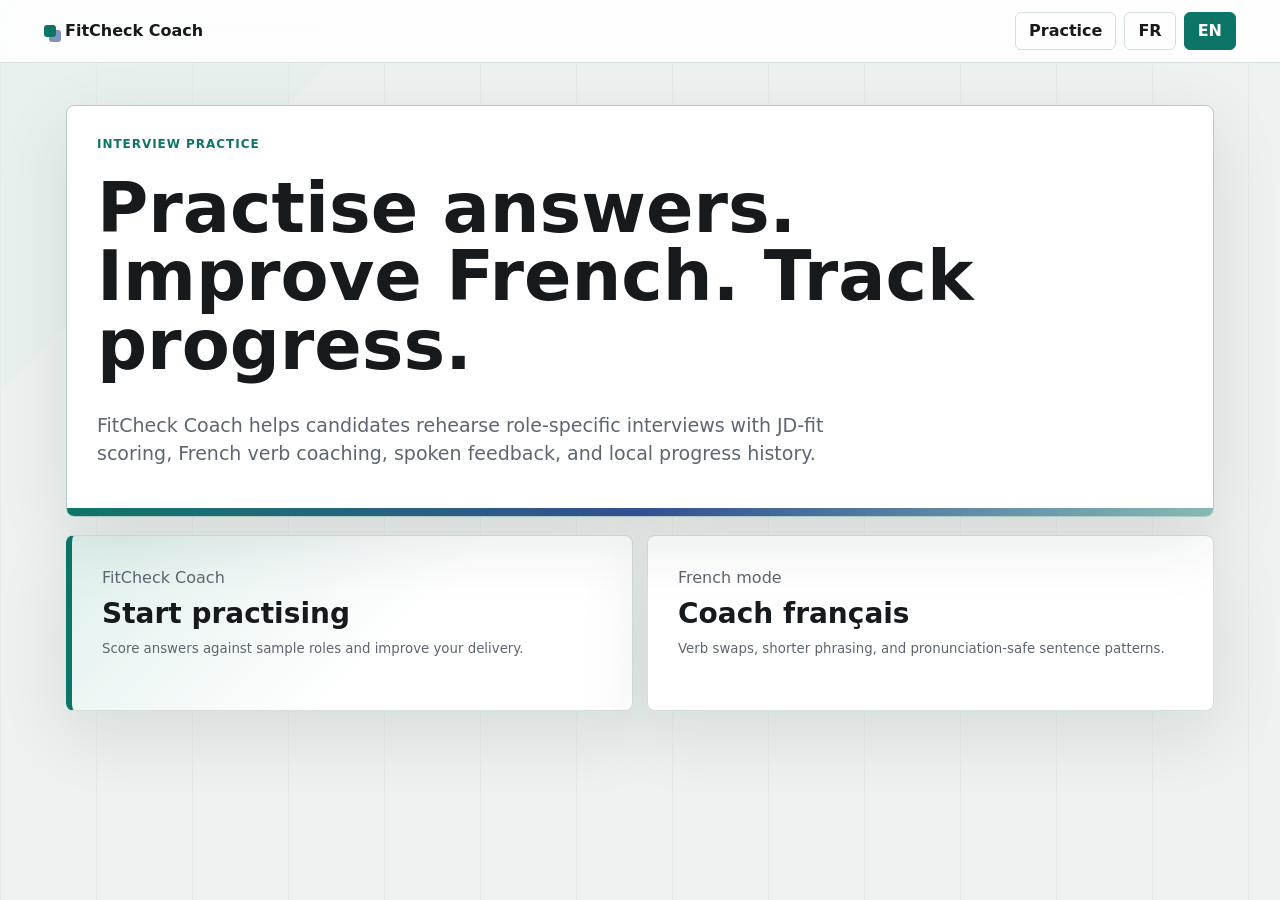
<file: index.html>
<!doctype html>
<html lang="en" data-default-lang="en">
<head>
  <meta charset="utf-8">
  <meta name="viewport" content="width=device-width, initial-scale=1">
  <meta name="robots" content="noindex,nofollow">
  <title>FitCheck Coach</title>
  <link rel="stylesheet" href="/style.css">
  <script defer src="/toggle.js"></script>
</head>
<body>
  <header class="topbar">
    <a class="brand" href="/">FitCheck Coach</a>
    <div class="tools" aria-label="Language">
      <a class="nav-link" href="/practice/">Practice</a>
      <button type="button" class="lang-button" data-lang-button="fr" aria-pressed="false" lang="fr">FR</button>
      <button type="button" class="lang-button" data-lang-button="en" aria-pressed="false" lang="en">EN</button>
    </div>
  </header>
  <main class="index-shell lang-panel" lang="en" data-lang-panel="en">
    <section class="index-hero">
      <p class="eyebrow">Interview practice</p>
      <h1>Practise answers. Improve French. Track progress.</h1>
      <p>FitCheck Coach helps candidates rehearse role-specific interviews with JD-fit scoring, French verb coaching, spoken feedback, and local progress history.</p>
    </section>
    <section class="cards">
      <a class="brief-card practice-card" href="/practice/?lang=en">
        <span>FitCheck Coach</span>
        <strong>Start practising</strong>
        <small>Score answers against sample roles and improve your delivery.</small>
      </a>
      <a class="brief-card" href="/practice/?lang=fr">
        <span>French mode</span>
        <strong>Coach français</strong>
        <small>Verb swaps, shorter phrasing, and pronunciation-safe sentence patterns.</small>
      </a>
    </section>
  </main>
  <main class="index-shell lang-panel" lang="fr" data-lang-panel="fr">
    <section class="index-hero">
      <p class="eyebrow">Préparation d'entrevue</p>
      <h1>Pratique tes réponses. Améliore ton français. Suis ton progrès.</h1>
      <p>FitCheck Coach aide à pratiquer des entrevues avec score contre le JD, coaching de verbes en français, réponse parlée et historique local.</p>
    </section>
    <section class="cards">
      <a class="brief-card practice-card" href="/practice/?lang=fr">
        <span>FitCheck Coach</span>
        <strong>Commencer</strong>
        <small>Score tes réponses et améliore ta livraison.</small>
      </a>
      <a class="brief-card" href="/practice/?lang=en">
        <span>English mode</span>
        <strong>Practise in English</strong>
        <small>Role-fit structure, proof points, and concise answer coaching.</small>
      </a>
    </section>
  </main>
</body>
</html>
</file>
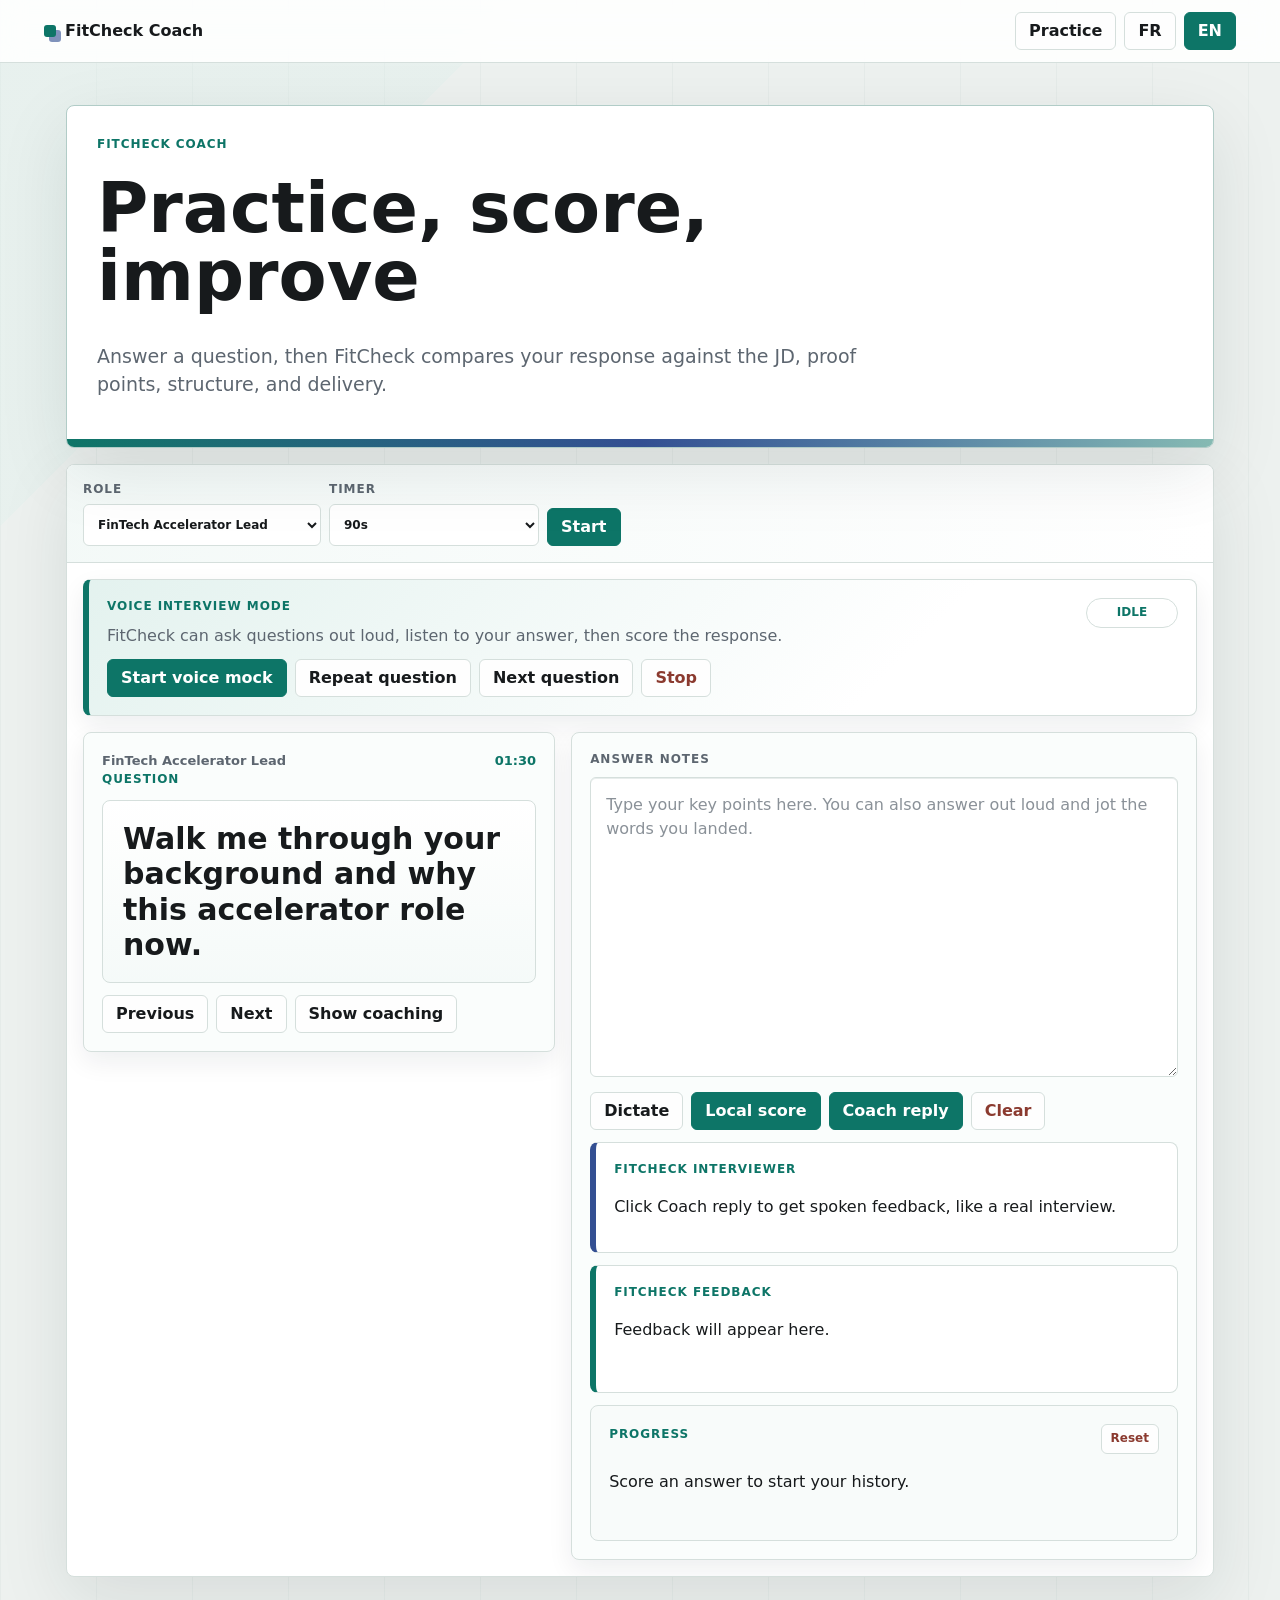
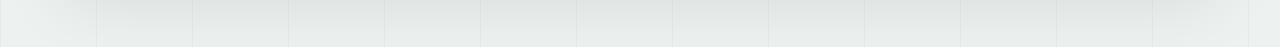
<file: practice/index.html>
<!doctype html>
<html lang="en" data-default-lang="en">
<head>
  <meta charset="utf-8">
  <meta name="viewport" content="width=device-width, initial-scale=1">
  <meta name="robots" content="noindex,nofollow">
  <title>FitCheck Practice</title>
  <link rel="stylesheet" href="/style.css">
  <script defer src="/toggle.js"></script>
</head>
<body>
  <header class="topbar">
    <a class="brand" href="/">FitCheck Coach</a>
    <div class="tools" aria-label="Language">
      <a class="nav-link" href="/practice/">Practice</a>
      <button type="button" class="lang-button" data-lang-button="fr" aria-pressed="false" lang="fr">FR</button>
      <button type="button" class="lang-button" data-lang-button="en" aria-pressed="false" lang="en">EN</button>
    </div>
  </header>
  <main class="practice-shell lang-panel" lang="fr" data-lang-panel="fr">
    <section class="practice-hero">
      <p class="eyebrow">FitCheck Coach</p>
      <h1>Pratique, score, améliore</h1>
      <p>Réponds à une question, puis FitCheck compare ta réponse au JD, à tes preuves, et à la qualité de ton français.</p>
    </section>
    <section class="practice-app" data-practice-root data-practice-lang="fr">
      <div class="practice-controls">
        <label>Rôle
          <select data-practice-role>
            <option value="accelerator">FinTech Accelerator Lead</option>
            <option value="delivery">AI Delivery Manager</option>
          </select>
        </label>
        <label>Durée
          <select data-practice-duration>
            <option value="90">90s</option>
            <option value="120">120s</option>
            <option value="180">180s</option>
          </select>
        </label>
        <button type="button" data-practice-start>Commencer</button>
      </div>
      <section class="voice-card" data-voice-panel>
        <div class="voice-head">
          <div>
            <h2>Mode entrevue vocale</h2>
            <p data-voice-status>FitCheck peut poser les questions à voix haute, écouter ta réponse, puis scorer la réponse.</p>
          </div>
          <strong data-voice-step>Idle</strong>
        </div>
        <div class="practice-actions">
          <button type="button" data-voice-start>Démarrer mock vocal</button>
          <button type="button" data-voice-repeat>Répéter question</button>
          <button type="button" data-voice-next>Question suivante</button>
          <button type="button" data-voice-stop>Stop</button>
        </div>
      </section>
      <div class="practice-grid">
        <section class="interviewer-card">
          <div class="interviewer-topline">
            <span data-practice-role-title></span>
            <strong data-practice-timer>--:--</strong>
          </div>
          <h2>Question</h2>
          <p class="practice-question" data-practice-question>Clique Commencer pour lancer la simulation.</p>
          <div class="practice-actions">
            <button type="button" data-practice-prev>Précédente</button>
            <button type="button" data-practice-next>Suivante</button>
            <button type="button" data-practice-coach>Voir coaching</button>
          </div>
          <div class="coach-card" data-practice-coach-panel hidden>
            <h3>Ce qu'il faut viser</h3>
            <p data-practice-coach-text></p>
            <h3>Signal JD</h3>
            <p data-practice-jd></p>
            <h3>Preuves à placer</h3>
            <ul data-practice-proof></ul>
          </div>
        </section>
        <section class="answer-card">
          <label for="practice-answer-fr">Notes de réponse</label>
          <textarea id="practice-answer-fr" data-practice-answer placeholder="Tape tes points clés ici. Tu peux aussi répondre à voix haute et noter les mots que tu as placés."></textarea>
          <div class="practice-actions">
            <button type="button" data-practice-dictate>Dicter</button>
            <button type="button" data-practice-score>Score local</button>
            <button type="button" data-practice-agent>Réponse coach</button>
            <button type="button" data-practice-clear>Effacer</button>
          </div>
          <div class="agent-card">
            <h3>Intervieweur FitCheck</h3>
            <p data-practice-agent-text>Clique « Réponse coach » pour recevoir un retour parlé, comme dans une vraie entrevue.</p>
          </div>
          <div class="score-card">
            <h3>Feedback FitCheck</h3>
            <p data-practice-score-text>Le feedback apparaîtra ici.</p>
            <ul class="feedback-list" data-practice-score-list></ul>
          </div>
          <div class="history-card">
            <div class="history-head">
              <h3>Progrès</h3>
              <button type="button" data-practice-history-clear>Réinitialiser</button>
            </div>
            <p data-practice-history-summary>Score une réponse pour créer ton historique.</p>
            <ol class="history-list" data-practice-history-list></ol>
          </div>
        </section>
      </div>
    </section>
  </main>
  <main class="practice-shell lang-panel" lang="en" data-lang-panel="en">
    <section class="practice-hero">
      <p class="eyebrow">FitCheck Coach</p>
      <h1>Practice, score, improve</h1>
      <p>Answer a question, then FitCheck compares your response against the JD, proof points, structure, and delivery.</p>
    </section>
    <section class="practice-app" data-practice-root data-practice-lang="en">
      <div class="practice-controls">
        <label>Role
          <select data-practice-role>
            <option value="accelerator">FinTech Accelerator Lead</option>
            <option value="delivery">AI Delivery Manager</option>
          </select>
        </label>
        <label>Timer
          <select data-practice-duration>
            <option value="90">90s</option>
            <option value="120">120s</option>
            <option value="180">180s</option>
          </select>
        </label>
        <button type="button" data-practice-start>Start</button>
      </div>
      <section class="voice-card" data-voice-panel>
        <div class="voice-head">
          <div>
            <h2>Voice interview mode</h2>
            <p data-voice-status>FitCheck can ask questions out loud, listen to your answer, then score the response.</p>
          </div>
          <strong data-voice-step>Idle</strong>
        </div>
        <div class="practice-actions">
          <button type="button" data-voice-start>Start voice mock</button>
          <button type="button" data-voice-repeat>Repeat question</button>
          <button type="button" data-voice-next>Next question</button>
          <button type="button" data-voice-stop>Stop</button>
        </div>
      </section>
      <div class="practice-grid">
        <section class="interviewer-card">
          <div class="interviewer-topline">
            <span data-practice-role-title></span>
            <strong data-practice-timer>--:--</strong>
          </div>
          <h2>Question</h2>
          <p class="practice-question" data-practice-question>Click Start to begin the simulation.</p>
          <div class="practice-actions">
            <button type="button" data-practice-prev>Previous</button>
            <button type="button" data-practice-next>Next</button>
            <button type="button" data-practice-coach>Show coaching</button>
          </div>
          <div class="coach-card" data-practice-coach-panel hidden>
            <h3>What to aim for</h3>
            <p data-practice-coach-text></p>
            <h3>JD signal</h3>
            <p data-practice-jd></p>
            <h3>Proof to place</h3>
            <ul data-practice-proof></ul>
          </div>
        </section>
        <section class="answer-card">
          <label for="practice-answer-en">Answer notes</label>
          <textarea id="practice-answer-en" data-practice-answer placeholder="Type your key points here. You can also answer out loud and jot the words you landed."></textarea>
          <div class="practice-actions">
            <button type="button" data-practice-dictate>Dictate</button>
            <button type="button" data-practice-score>Local score</button>
            <button type="button" data-practice-agent>Coach reply</button>
            <button type="button" data-practice-clear>Clear</button>
          </div>
          <div class="agent-card">
            <h3>FitCheck interviewer</h3>
            <p data-practice-agent-text>Click Coach reply to get spoken feedback, like a real interview.</p>
          </div>
          <div class="score-card">
            <h3>FitCheck feedback</h3>
            <p data-practice-score-text>Feedback will appear here.</p>
            <ul class="feedback-list" data-practice-score-list></ul>
          </div>
          <div class="history-card">
            <div class="history-head">
              <h3>Progress</h3>
              <button type="button" data-practice-history-clear>Reset</button>
            </div>
            <p data-practice-history-summary>Score an answer to start your history.</p>
            <ol class="history-list" data-practice-history-list></ol>
          </div>
        </section>
      </div>
    </section>
  </main>
  <script id="practice-data" type="application/json">{"en":{"accelerator":{"title":"FinTech Accelerator Lead","focus":"Screening for founder coaching, partner activation, program ownership, and measurable startup growth.","jdSignals":["accelerator","startup advisory","partner activation","program management","growth metrics","fintech"],"proof":["Founder coaching","Commercial pipeline design","Partner activation","Fintech data governance"],"proofSignals":["founder","pipeline","partner","fintech","data","growth","coaching","metric"],"gap":"If you lack formal fund-side investing experience, frame yourself as the operator founders need beside them.","questions":[{"q":"Walk me through your background and why this accelerator role now.","jd":"They need a credible operator who can coach founders and activate an ecosystem.","coach":"Lead with founder-side pattern recognition, measurable growth work, and practical coaching.","terms":["founder","operator","accelerator","fintech","growth","coaching"],"improve":"Add one sentence that links your operator experience directly to resident founders."},{"q":"How would you improve the resident startup experience in the first 90 days?","jd":"They are testing program ownership, diagnostics, partner use, and measurable outcomes.","coach":"Say diagnostic first, then segment startups, map partners, set KPIs, and create follow-up rhythm.","terms":["diagnostic","segment","partners","KPI","90 days","follow-up"],"improve":"Name a first 90-day operating rhythm: diagnostic, segmentation, partner map, office hours, KPI review."},{"q":"What question would you ask that helps your candidacy?","jd":"A strong question should make them picture you solving their most urgent problem.","coach":"Ask what they need to see in the first 90 days to trust you with founders and partners.","terms":["90 days","trust","founders","partners","first"],"improve":"Ask what success would need to look like in your first 90 days."}]},"delivery":{"title":"AI Delivery Manager","focus":"Screening for client discovery, AI roadmap, delivery risk management, adoption, and measurable ROI.","jdSignals":["AI delivery","client discovery","roadmap","adoption","risk","ROI"],"proof":["AI adoption roadmap","Workflow redesign","Stakeholder alignment","Measured delivery outcomes"],"proofSignals":["AI","client","workflow","stakeholder","adoption","metric","roadmap","risk"],"gap":"If you lack deep vertical specialization, bridge with structured discovery, domain-expert pairing, and fast learning loops.","questions":[{"q":"Tell me why you fit an AI Delivery Manager role.","jd":"They need a client-facing delivery manager who can turn business pain into AI work that lands.","coach":"Position yourself between strategy, client alignment, delivery, and adoption.","terms":["strategy","delivery","adoption","client","AI","roadmap"],"improve":"Anchor on one measured delivery proof point, then name how you de-risk adoption."},{"q":"How do you turn a client problem into AI use cases and a roadmap?","jd":"They are testing whether you can run discovery before solutioning.","coach":"Start with business pain, users, data, value case, roadmap, pilot, and adoption metrics.","terms":["business pain","users","data","value","roadmap","metrics"],"improve":"Make the sequence explicit: pain, users, data, value case, roadmap, pilot, adoption metric."},{"q":"How would you handle a gap in deep vertical expertise?","jd":"They are checking self-awareness and whether you can learn context without slowing delivery.","coach":"Acknowledge the gap, then bridge with discovery, domain experts, and structured learning.","terms":["gap","domain experts","delivery","learn","discovery"],"improve":"Use the gap, bridge, plan structure: acknowledge it, cite your learning system, explain pairing."}]}},"fr":{"accelerator":{"title":"FinTech Accelerator Lead","focus":"On teste coaching fondateur, activation partenaires, ownership du programme et croissance mesurable.","jdSignals":["accélérateur","advisory startup","activation partenaires","gestion programme","metrics croissance","fintech"],"proof":["Coaching fondateur","Design de pipeline commercial","Activation partenaires","Gouvernance data fintech"],"proofSignals":["fondateur","pipeline","partenaire","fintech","data","croissance","coaching","metric"],"gap":"Si tu n'as pas d'expérience formelle côté fonds, cadre ton profil comme opérateur utile aux fondateurs.","questions":[{"q":"Présentez votre background et pourquoi ce rôle d'accélération maintenant.","jd":"Ils cherchent un opérateur crédible qui peut coacher des fondateurs et activer un écosystème.","coach":"Commence avec expérience côté fondateur, croissance mesurable et coaching pratique.","terms":["fondateur","opérateur","accélérateur","fintech","croissance","coaching"],"improve":"Ajoute une phrase qui connecte ton expérience opérateur aux fondateurs résidents."},{"q":"Comment amélioreriez-vous l'expérience des startups dans les 90 premiers jours ?","jd":"Ils testent ownership programme, diagnostic, partenaires et résultats mesurables.","coach":"Dis diagnostic, segmentation, partner map, KPI, et rythme de follow-up.","terms":["diagnostic","segmenter","partenaires","KPI","90 jours","follow-up"],"improve":"Nomme le rythme: diagnostic, segmentation, partner map, office hours, review KPI."},{"q":"Quelle question poseriez-vous pour aider votre candidature ?","jd":"Une bonne question doit les aider à t'imaginer sur leur problème urgent.","coach":"Demande ce qu'ils veulent voir dans les 90 premiers jours pour te faire confiance.","terms":["90 jours","confiance","fondateurs","partenaires","first"],"improve":"Demande à quoi ressemble le succès dans tes 90 premiers jours."}]},"delivery":{"title":"AI Delivery Manager","focus":"On teste discovery client, roadmap IA, delivery risk, adoption et ROI mesurable.","jdSignals":["AI delivery","client discovery","roadmap","adoption","risk","ROI"],"proof":["Roadmap AI adoption","Workflow redesign","Alignement stakeholders","Delivery outcomes mesurés"],"proofSignals":["AI","client","workflow","stakeholder","adoption","metric","roadmap","risk"],"gap":"Si tu n'es pas spécialiste deep d'un vertical, bridge avec discovery structurée, experts domaine et learning loops.","questions":[{"q":"Pourquoi êtes-vous un bon fit pour un rôle AI Delivery Manager ?","jd":"Ils cherchent un delivery manager client-facing qui transforme un business pain en travail IA qui atterrit.","coach":"Positionne-toi entre stratégie, client alignment, delivery et adoption.","terms":["stratégie","delivery","adoption","client","AI","roadmap"],"improve":"Ancre sur une preuve delivery mesurée, puis explique comment tu de-risk l'adoption."},{"q":"Comment transformez-vous un problème client en use cases IA et roadmap ?","jd":"Ils testent si tu peux faire discovery avant de solutionner.","coach":"Commence avec business pain, users, data, value case, roadmap, pilot, adoption metrics.","terms":["business pain","users","data","value","roadmap","metrics"],"improve":"Rends la séquence claire: pain, users, data, value case, roadmap, pilot, adoption metric."},{"q":"Comment gérez-vous un gap de spécialisation verticale ?","jd":"Ils testent self-awareness et capacité à apprendre sans ralentir le delivery.","coach":"Reconnais le gap, puis bridge avec discovery, experts domaine et learning loops.","terms":["gap","domain experts","delivery","learn","discovery"],"improve":"Structure: reconnaître le gap, citer ton système d'apprentissage, expliquer le pairing."}]}}}</script>
  <script defer src="/practice.js"></script>
</body>
</html>
</file>
<file: style.css>
:root {
  color-scheme: light dark;
  --bg: #edf1ef;
  --paper: #fff;
  --paper-strong: #f8fbfa;
  --ink: #171a1c;
  --muted: #5d6670;
  --line: #d5dfdc;
  --accent: #0d7567;
  --accent-2: #334f92;
  --accent-soft: #dff0ec;
  --accent-wash: #f1f8f6;
  --danger: #8b3a2f;
  --shadow: 0 22px 70px rgba(19, 35, 40, .10);
  --shadow-soft: 0 10px 26px rgba(19, 35, 40, .07);
}
@media (prefers-color-scheme: dark) {
  :root {
    --bg: #0f1515;
    --paper: #172020;
    --paper-strong: #1d2929;
    --ink: #f2f6f5;
    --muted: #a8b5b7;
    --line: #2d3d3d;
    --accent: #80d6c7;
    --accent-2: #9eb8ff;
    --accent-soft: #1c3936;
    --accent-wash: #132523;
    --danger: #ffad9d;
    --shadow: 0 18px 50px rgba(0, 0, 0, .25);
    --shadow-soft: 0 10px 26px rgba(0, 0, 0, .20);
  }
}
* { box-sizing: border-box; }
body {
  margin: 0;
  min-height: 100vh;
  background:
    linear-gradient(135deg, color-mix(in srgb, var(--accent-soft) 38%, transparent) 0 18%, transparent 18% 100%),
    repeating-linear-gradient(90deg, color-mix(in srgb, var(--line) 32%, transparent) 0 1px, transparent 1px 96px),
    var(--bg);
  color: var(--ink);
  font: 16px/1.48 Inter, ui-sans-serif, system-ui, -apple-system, BlinkMacSystemFont, "Segoe UI", Arial, sans-serif;
}
a { color: inherit; }
.topbar {
  position: sticky;
  top: 0;
  z-index: 4;
  display: flex;
  justify-content: space-between;
  align-items: center;
  gap: 16px;
  padding: 12px clamp(16px, 4vw, 44px);
  background: color-mix(in srgb, var(--paper) 88%, transparent);
  border-bottom: 1px solid var(--line);
  backdrop-filter: blur(12px);
}
.brand {
  display: inline-flex;
  align-items: center;
  gap: 9px;
  font-weight: 900;
  text-decoration: none;
  white-space: nowrap;
}
.brand::before {
  content: "";
  width: 12px;
  height: 12px;
  border-radius: 3px;
  background: var(--accent);
  box-shadow: 5px 5px 0 color-mix(in srgb, var(--accent-2) 62%, transparent);
}
.tools, .practice-actions, .practice-controls { display: flex; flex-wrap: wrap; gap: 8px; align-items: end; }
button, .nav-link {
  min-height: 38px;
  border: 1px solid var(--line);
  background: color-mix(in srgb, var(--paper) 92%, var(--accent-wash));
  color: var(--ink);
  border-radius: 6px;
  padding: 0 13px;
  font: inherit;
  font-weight: 750;
  cursor: pointer;
  text-decoration: none;
  display: inline-flex;
  align-items: center;
  justify-content: center;
  transition: transform .16s ease, border-color .16s ease, background .16s ease, box-shadow .16s ease;
}
button:hover, .nav-link:hover {
  border-color: color-mix(in srgb, var(--accent) 45%, var(--line));
  transform: translateY(-1px);
  box-shadow: var(--shadow-soft);
}
button[aria-pressed="true"] { background: var(--accent); color: var(--paper); border-color: var(--accent); }
button:focus-visible, a:focus-visible, textarea:focus-visible, select:focus-visible { outline: 3px solid color-mix(in srgb, var(--accent) 45%, transparent); outline-offset: 3px; }
.index-shell, .practice-shell { max-width: 1180px; margin: 0 auto; padding: 42px 16px 70px; }
.index-hero, .practice-hero, .practice-app, .brief-card {
  background: var(--paper);
  border: 1px solid var(--line);
  border-radius: 8px;
  padding: clamp(18px, 3vw, 30px);
  box-shadow: var(--shadow);
}
.index-hero, .practice-hero {
  position: relative;
  overflow: hidden;
  display: grid;
  gap: 12px;
  border-color: color-mix(in srgb, var(--accent) 18%, var(--line));
}
.index-hero::after, .practice-hero::after {
  content: "";
  position: absolute;
  inset: auto 0 0 0;
  height: 8px;
  background: linear-gradient(90deg, var(--accent), var(--accent-2), color-mix(in srgb, var(--accent) 50%, var(--paper)));
}
.eyebrow {
  margin: 0 0 8px;
  color: var(--accent);
  font-size: 12px;
  font-weight: 800;
  letter-spacing: .08em;
  text-transform: uppercase;
}
h1 { margin: 0; max-width: 900px; font-size: clamp(36px, 6vw, 70px); line-height: .98; }
h2, h3 { margin: 0 0 8px; color: var(--accent); font-size: 12px; letter-spacing: .08em; text-transform: uppercase; }
.index-hero p:not(.eyebrow), .practice-hero p:not(.eyebrow) { max-width: 760px; color: var(--muted); font-size: 19px; }
.cards { display: grid; grid-template-columns: repeat(2, minmax(0, 1fr)); gap: 14px; margin-top: 18px; }
.brief-card {
  display: grid;
  gap: 10px;
  min-height: 176px;
  text-decoration: none;
  align-content: start;
  transition: transform .16s ease, border-color .16s ease, box-shadow .16s ease;
}
.brief-card:hover {
  transform: translateY(-2px);
  border-color: color-mix(in srgb, var(--accent) 45%, var(--line));
}
.practice-card { border-left: 6px solid var(--accent); background: linear-gradient(135deg, var(--accent-soft), var(--paper) 58%); }
.brief-card span, .brief-card small { color: var(--muted); }
.brief-card strong { font-size: 28px; line-height: 1.05; }
.practice-app { margin-top: 16px; padding: 0; overflow: hidden; }
.practice-controls {
  padding: 16px;
  border-bottom: 1px solid var(--line);
  background:
    linear-gradient(90deg, color-mix(in srgb, var(--accent-wash) 82%, transparent), transparent),
    var(--paper);
}
.practice-controls label, .answer-card label { display: grid; gap: 5px; color: var(--muted); font-size: 12px; font-weight: 800; letter-spacing: .08em; text-transform: uppercase; }
select, textarea { border: 1px solid var(--line); border-radius: 6px; background: var(--paper); color: var(--ink); font: inherit; }
select {
  min-height: 42px;
  min-width: 210px;
  padding: 0 36px 0 10px;
  font-weight: 700;
}
.practice-grid {
  display: grid;
  grid-template-columns: .86fr 1.14fr;
  gap: 16px;
  align-items: start;
  padding: 16px;
}
.interviewer-card, .answer-card, .coach-card, .score-card, .agent-card, .history-card, .voice-card {
  border: 1px solid var(--line);
  border-radius: 8px;
  padding: 18px;
  background: color-mix(in srgb, var(--paper) 84%, var(--accent-soft));
  box-shadow: var(--shadow-soft);
}
.voice-card {
  margin: 16px 16px 0;
  border-left: 6px solid var(--accent);
  background:
    linear-gradient(135deg, color-mix(in srgb, var(--accent-soft) 86%, var(--paper)), var(--paper) 72%),
    var(--paper);
}
.voice-head {
  display: flex;
  justify-content: space-between;
  gap: 16px;
  align-items: start;
  margin-bottom: 12px;
}
.voice-head p {
  margin: 0;
  color: var(--muted);
}
.voice-head strong {
  min-width: 92px;
  padding: 5px 8px;
  border-radius: 999px;
  background: var(--paper);
  border: 1px solid var(--line);
  color: var(--accent);
  font-size: 12px;
  text-align: center;
  text-transform: uppercase;
}
.coach-card, .score-card, .agent-card, .history-card { margin-top: 12px; background: var(--paper); box-shadow: none; }
.agent-card { border-left: 6px solid var(--accent-2); }
.score-card { border-left: 6px solid var(--accent); }
.history-card { background: var(--paper-strong); }
.interviewer-topline {
  display: flex;
  justify-content: space-between;
  gap: 12px;
  color: var(--muted);
  font-size: 13px;
  font-weight: 800;
}
.interviewer-topline strong {
  color: var(--accent);
  font-variant-numeric: tabular-nums;
}
.practice-question {
  min-height: 138px;
  margin: 12px 0;
  padding: 20px;
  border-radius: 8px;
  background:
    linear-gradient(180deg, var(--paper), color-mix(in srgb, var(--accent-wash) 72%, var(--paper)));
  border: 1px solid var(--line);
  font-size: clamp(22px, 2.6vw, 30px);
  line-height: 1.17;
  font-weight: 900;
}
textarea {
  width: 100%;
  min-height: 300px;
  margin: 8px 0;
  padding: 15px;
  resize: vertical;
  line-height: 1.48;
  box-shadow: inset 0 1px 0 color-mix(in srgb, var(--line) 55%, transparent);
}
textarea::placeholder { color: color-mix(in srgb, var(--muted) 72%, transparent); }
.feedback-list, .history-list { display: grid; gap: 7px; margin-top: 10px; padding-left: 18px; }
.history-head { display: flex; justify-content: space-between; gap: 10px; align-items: center; }
.history-head button { min-height: 30px; padding: 0 9px; font-size: 12px; }
.history-list { color: var(--muted); font-size: 13px; }
button[data-practice-start], button[data-voice-start], button[data-practice-score], button[data-practice-agent] {
  background: var(--accent);
  color: #fff;
  border-color: var(--accent);
}
button[data-voice-stop], button[data-practice-clear], button[data-practice-history-clear] {
  color: var(--danger);
}
html[data-active-lang="fr"] [data-lang-panel="en"], html[data-active-lang="en"] [data-lang-panel="fr"] { display: none; }
@media screen and (max-width: 900px) {
  .cards, .practice-grid { grid-template-columns: 1fr; }
  .index-shell, .practice-shell { padding: 18px 10px 44px; }
  .index-hero, .practice-hero { padding: 18px; }
  .practice-grid { padding: 12px; }
  .practice-controls { padding: 12px; align-items: stretch; }
  .practice-controls label, .practice-controls button, select { width: 100%; }
  .voice-card { margin: 12px 12px 0; padding: 15px; }
  .voice-head { display: grid; }
  .voice-head strong { justify-self: start; }
  .practice-actions { align-items: stretch; }
  .practice-actions button { flex: 1 1 140px; }
  h1 { font-size: 34px; }
  .practice-question { font-size: 20px; min-height: 96px; padding: 14px; }
  textarea { min-height: 220px; }
}
@media (prefers-reduced-motion: reduce) {
  *, *::before, *::after {
    transition-duration: .01ms !important;
    animation-duration: .01ms !important;
    animation-iteration-count: 1 !important;
    scroll-behavior: auto !important;
  }
}
</file>
